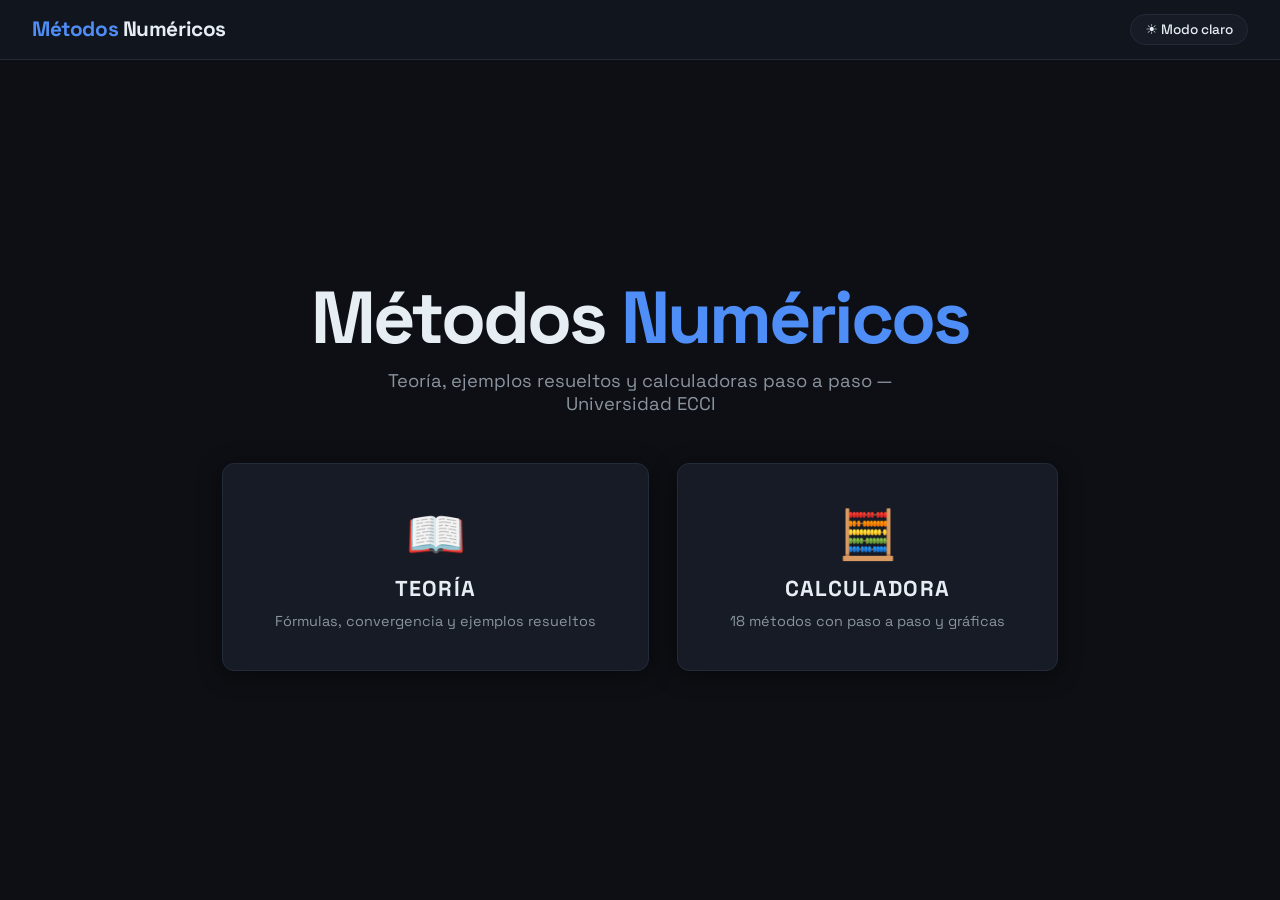
<file: index.html>
<!DOCTYPE html>
<html lang="es">
<head>
    <meta charset="UTF-8">
    <meta name="viewport" content="width=device-width, initial-scale=1.0">
    <title>Métodos Numéricos</title>
    <link rel="preconnect" href="https://fonts.googleapis.com">
    <link rel="preconnect" href="https://fonts.gstatic.com" crossorigin>
    <link href="https://fonts.googleapis.com/css2?family=Space+Grotesk:wght@400;500;600;700&family=JetBrains+Mono:wght@400;500;600&display=swap" rel="stylesheet">
    <link rel="stylesheet" href="style.css">
</head>
<body>
    <header class="app-header">
        <div class="logo">Métodos <span>Numéricos</span></div>
        <button class="theme-toggle" id="themeToggle">🌙 Modo oscuro</button>
    </header>

    <main class="home">
        <h1>Métodos <span>Numéricos</span></h1>
        <p>Teoría, ejemplos resueltos y calculadoras paso a paso — Universidad ECCI</p>
        <div class="home-choices">
            <a href="teoria.html" class="choice-card">
                <span class="icon">📖</span>
                <span class="label">Teoría</span>
                <span class="desc">Fórmulas, convergencia y ejemplos resueltos</span>
            </a>
            <a href="calculadora.html" class="choice-card">
                <span class="icon">🧮</span>
                <span class="label">Calculadora</span>
                <span class="desc">18 métodos con paso a paso y gráficas</span>
            </a>
        </div>
    </main>

    <script src="theme.js"></script>
</body>
</html>
</file>
<file: style.css>
/* ============================================================
   style.css — Métodos Numéricos (GitHub dark theme)
   Dark por defecto; tema claro opcional vía [data-theme="light"]
   ============================================================ */
:root {
    --bg: #0d0f14;
    --surface: #131720;
    --card-bg: #161b26;
    --border: #232a38;
    --text: #e6edf3;
    --text-muted: #8b949e;
    --accent: #4f8ef7;
    --accent-soft: rgba(79, 142, 247, 0.14);
    --green: #3fb950;
    --green-soft: rgba(63, 185, 80, 0.14);
    --red: #f85149;
    --yellow: #d29922;
    --shadow: 0 4px 24px rgba(0, 0, 0, 0.45);
    --radius: 12px;
    --radius-sm: 8px;
    --transition: 0.25s ease;
    --sans: 'Space Grotesk', system-ui, sans-serif;
    --mono: 'JetBrains Mono', ui-monospace, 'Cascadia Code', monospace;
}
[data-theme="light"] {
    --bg: #f6f8fa;
    --surface: #ffffff;
    --card-bg: #ffffff;
    --border: #d0d7de;
    --text: #1f2328;
    --text-muted: #57606a;
    --accent: #0969da;
    --accent-soft: rgba(9, 105, 218, 0.12);
    --green: #1a7f37;
    --green-soft: rgba(26, 127, 55, 0.12);
    --red: #cf222e;
    --yellow: #9a6700;
    --shadow: 0 4px 24px rgba(0, 0, 0, 0.07);
}

* { box-sizing: border-box; margin: 0; padding: 0; }
html { font-size: 16px; scroll-behavior: smooth; }
body {
    font-family: var(--sans);
    background: var(--bg);
    color: var(--text);
    min-height: 100vh;
    transition: background var(--transition), color var(--transition);
}
code, pre, input, textarea, table, .metric .value, .func-preview {
    font-family: var(--mono);
}

/* ===== HEADER ===== */
.app-header {
    display: flex;
    justify-content: space-between;
    align-items: center;
    padding: 0.9rem 2rem;
    background: color-mix(in srgb, var(--surface) 85%, transparent);
    border-bottom: 1px solid var(--border);
    position: sticky;
    top: 0;
    z-index: 100;
    backdrop-filter: blur(10px);
}
.app-header .logo {
    font-size: 1.3rem;
    font-weight: 700;
    letter-spacing: -0.02em;
    color: var(--accent);
}
.app-header .logo span { color: var(--text); }
.theme-toggle {
    background: var(--card-bg);
    border: 1px solid var(--border);
    border-radius: 2rem;
    padding: 0.35rem 0.9rem;
    font-family: var(--sans);
    font-size: 0.85rem;
    font-weight: 500;
    color: var(--text);
    cursor: pointer;
    transition: border-color var(--transition), background var(--transition);
}
.theme-toggle:hover { border-color: var(--accent); background: var(--accent-soft); }

/* ===== HOME / LANDING ===== */
.home {
    display: flex;
    flex-direction: column;
    justify-content: center;
    align-items: center;
    padding: 2rem;
    text-align: center;
    min-height: calc(100vh - 70px);
}
.home h1 {
    font-size: clamp(2.6rem, 9vw, 4.6rem);
    font-weight: 700;
    letter-spacing: -0.04em;
    line-height: 1.05;
}
.home h1 span { color: var(--accent); }
.home > p {
    font-size: 1.15rem;
    color: var(--text-muted);
    margin: 0.8rem 0 3rem;
    max-width: 34rem;
}
.home-choices {
    display: flex;
    gap: 1.75rem;
    flex-wrap: wrap;
    justify-content: center;
}
.choice-card {
    background: var(--card-bg);
    border: 1px solid var(--border);
    border-radius: var(--radius);
    padding: 2.5rem 3.25rem;
    min-width: 240px;
    box-shadow: var(--shadow);
    cursor: pointer;
    transition: transform 0.25s ease, border-color 0.25s ease, box-shadow 0.3s ease;
    color: var(--text);
    text-decoration: none;
    display: flex;
    flex-direction: column;
    align-items: center;
    gap: 0.6rem;
    position: relative;
    overflow: hidden;
}
.choice-card::before {
    content: '';
    position: absolute;
    inset: 0 0 auto 0;
    height: 3px;
    background: linear-gradient(90deg, var(--accent), #7c5cff);
    opacity: 0;
    transition: opacity 0.25s;
}
.choice-card:hover {
    transform: translateY(-6px);
    border-color: var(--accent);
    box-shadow: 0 14px 44px rgba(79, 142, 247, 0.18);
}
.choice-card:hover::before { opacity: 1; }
.choice-card .icon { font-size: 3rem; }
.choice-card .label {
    font-size: 1.35rem;
    font-weight: 700;
    letter-spacing: 0.06em;
    text-transform: uppercase;
}
.choice-card .desc { font-size: 0.9rem; color: var(--text-muted); }

/* ===== LAYOUT CONTENIDO ===== */
.content {
    padding: 2rem 2rem 4rem;
    max-width: 1200px;
    margin: 0 auto;
    width: 100%;
}
.content-header {
    display: flex;
    align-items: center;
    gap: 1rem;
    margin-bottom: 2rem;
    flex-wrap: wrap;
}
.btn-back {
    background: transparent;
    border: 1px solid transparent;
    font-size: 0.95rem;
    font-weight: 500;
    color: var(--text-muted);
    cursor: pointer;
    padding: 0.4rem 0.8rem;
    border-radius: var(--radius-sm);
    text-decoration: none;
    transition: background var(--transition), color var(--transition);
}
.btn-back:hover { background: var(--card-bg); color: var(--text); border-color: var(--border); }
.content-title {
    font-size: 1.7rem;
    font-weight: 700;
    letter-spacing: -0.02em;
}

/* ===== TEORÍA ===== */
.theory-grid {
    display: grid;
    grid-template-columns: repeat(auto-fill, minmax(300px, 1fr));
    gap: 1.25rem;
}
.theory-card {
    background: var(--card-bg);
    border: 1px solid var(--border);
    border-radius: var(--radius);
    padding: 1.4rem 1.6rem;
    transition: transform 0.2s ease, border-color 0.2s ease;
    display: flex;
    flex-direction: column;
}
.theory-card:hover { transform: translateY(-3px); border-color: var(--accent); }
.theory-card h3 {
    font-size: 1.05rem;
    font-weight: 600;
    display: flex;
    align-items: center;
    gap: 0.5rem;
    margin-bottom: 0.4rem;
}
.theory-card p {
    font-size: 0.9rem;
    color: var(--text-muted);
    line-height: 1.55;
    flex: 1;
}
.theory-card .card-actions {
    display: flex;
    gap: 0.6rem;
    margin-top: 1rem;
    flex-wrap: wrap;
}
.btn-theory-detail {
    background: var(--accent-soft);
    color: var(--accent);
    border: 1px solid transparent;
    padding: 0.3rem 1rem;
    border-radius: 2rem;
    font-family: var(--sans);
    font-size: 0.8rem;
    font-weight: 600;
    cursor: pointer;
    transition: background var(--transition), color var(--transition);
}
.btn-theory-detail:hover { background: var(--accent); color: #fff; }
.btn-calc-link {
    background: var(--surface);
    color: var(--text);
    border: 1px solid var(--border);
    padding: 0.3rem 1rem;
    border-radius: 2rem;
    font-size: 0.8rem;
    font-weight: 600;
    cursor: pointer;
    text-decoration: none;
    transition: border-color var(--transition);
}
.btn-calc-link:hover { border-color: var(--accent); color: var(--accent); }

.theory-detail {
    background: var(--card-bg);
    border: 1px solid var(--border);
    border-radius: var(--radius);
    padding: 2rem;
    margin-top: 1.5rem;
    box-shadow: var(--shadow);
    display: none;
    animation: fadeSlide 0.3s ease;
}
.theory-detail.open { display: block; }
.theory-detail h2 {
    font-size: 1.5rem;
    font-weight: 700;
    margin-bottom: 0.75rem;
}
.theory-detail h3 {
    font-size: 1.1rem;
    font-weight: 600;
    color: var(--accent);
    margin: 1.4rem 0 0.5rem;
}
.theory-detail p { line-height: 1.7; margin: 0.5rem 0; }
.theory-detail ul, .theory-detail ol { margin: 0.5rem 0 0.5rem 1.4rem; line-height: 1.7; }
.theory-detail .formula {
    background: var(--bg);
    padding: 0.9rem 1.4rem;
    border-radius: var(--radius-sm);
    border-left: 3px solid var(--accent);
    margin: 0.9rem 0;
    overflow-x: auto;
}
.theory-detail .example-box {
    background: var(--bg);
    border: 1px solid var(--border);
    border-radius: var(--radius-sm);
    padding: 1rem 1.4rem;
    margin: 1rem 0;
    border-left: 3px solid var(--green);
}
.theory-detail .example-box h4 {
    font-weight: 600;
    color: var(--green);
    margin-bottom: 0.4rem;
}
.theory-detail .iter-step {
    background: var(--bg);
    border: 1px solid var(--border);
    border-radius: var(--radius-sm);
    padding: 0.7rem 1.1rem;
    margin: 0.5rem 0;
    font-size: 0.92rem;
    line-height: 1.65;
}
.theory-detail .iter-step strong { color: var(--accent); }
.theory-detail table {
    width: 100%;
    border-collapse: collapse;
    margin: 0.8rem 0;
    font-size: 0.85rem;
}
.theory-detail th, .theory-detail td {
    padding: 0.4rem 0.6rem;
    border: 1px solid var(--border);
    text-align: left;
}
.theory-detail th { background: var(--surface); font-weight: 600; }
.detail-actions {
    display: flex;
    gap: 0.9rem;
    flex-wrap: wrap;
    margin-top: 1.5rem;
}
.btn-close-detail, .btn-to-calc-detail {
    padding: 0.45rem 1.3rem;
    border: 1px solid var(--border);
    border-radius: 2rem;
    font-family: var(--sans);
    font-weight: 600;
    font-size: 0.9rem;
    cursor: pointer;
    transition: all var(--transition);
}
.btn-close-detail { background: var(--surface); color: var(--text); }
.btn-close-detail:hover { border-color: var(--text-muted); }
.btn-to-calc-detail {
    background: var(--accent);
    color: #fff;
    border-color: transparent;
    text-decoration: none;
}
.btn-to-calc-detail:hover { filter: brightness(1.15); }

/* ===== CALCULADORA ===== */
.calc-selector {
    display: grid;
    grid-template-columns: repeat(auto-fill, minmax(170px, 1fr));
    gap: 0.8rem;
    margin-bottom: 2rem;
}
.calc-selector-item {
    background: var(--card-bg);
    border: 1px solid var(--border);
    border-radius: var(--radius-sm);
    padding: 0.9rem 0.8rem;
    cursor: pointer;
    transition: transform 0.18s ease, border-color 0.18s ease, background 0.18s ease;
    text-align: center;
}
.calc-selector-item:hover { transform: translateY(-3px); border-color: var(--accent); }
.calc-selector-item.active {
    border-color: var(--accent);
    background: var(--accent-soft);
}
.calc-selector-item .icon { font-size: 1.7rem; }
.calc-selector-item .name {
    font-weight: 600;
    font-size: 0.82rem;
    margin-top: 0.3rem;
    line-height: 1.3;
}
.calc-container {
    background: var(--card-bg);
    border: 1px solid var(--border);
    border-radius: var(--radius);
    padding: 2rem;
    box-shadow: var(--shadow);
}
.calc-container h2 {
    font-size: 1.45rem;
    font-weight: 700;
    margin-bottom: 0.5rem;
    display: flex;
    align-items: center;
    gap: 0.5rem;
}
/* Panel lateral de ayuda (teoría del método) */
.help-box {
    position: fixed;
    top: 0;
    right: 0;
    height: 100vh;
    width: min(560px, 92vw);
    background: var(--surface);
    border-left: 1px solid var(--accent);
    box-shadow: -12px 0 40px rgba(0, 0, 0, 0.5);
    padding: 1.5rem 1.75rem 3rem;
    overflow-y: auto;
    z-index: 300;
    font-size: 0.92rem;
    line-height: 1.65;
    transform: translateX(105%);
    transition: transform 0.3s ease;
    visibility: hidden;
}
.help-box.visible { transform: translateX(0); visibility: visible; }
.help-box strong { color: var(--accent); }
.help-box h2 { font-size: 1.3rem; margin-bottom: 0.6rem; }
.help-box h3 { font-size: 1rem; color: var(--accent); margin: 1.2rem 0 0.4rem; }
.help-box ul, .help-box ol { margin: 0.4rem 0 0.4rem 1.3rem; }
.help-box .formula {
    background: var(--bg);
    padding: 0.7rem 1rem;
    border-radius: var(--radius-sm);
    border-left: 3px solid var(--accent);
    margin: 0.7rem 0;
    overflow-x: auto;
}
.help-box .example-box {
    background: var(--bg);
    border: 1px solid var(--border);
    border-left: 3px solid var(--green);
    border-radius: var(--radius-sm);
    padding: 0.8rem 1rem;
    margin: 0.8rem 0;
}
.help-box .example-box h4 { color: var(--green); margin-bottom: 0.3rem; }
.help-box .iter-step {
    background: var(--bg);
    border: 1px solid var(--border);
    border-radius: var(--radius-sm);
    padding: 0.6rem 0.9rem;
    margin: 0.45rem 0;
}
.help-box .iter-step strong { color: var(--accent); }
.help-box table {
    width: 100%;
    border-collapse: collapse;
    margin: 0.7rem 0;
    font-size: 0.78rem;
    white-space: nowrap;
    display: block;
    overflow-x: auto;
}
.help-box th, .help-box td { padding: 0.3rem 0.5rem; border: 1px solid var(--border); }
.help-box th { background: var(--card-bg); }
.help-close {
    position: sticky;
    top: 0;
    float: right;
    background: var(--card-bg);
    border: 1px solid var(--border);
    border-radius: 2rem;
    color: var(--text);
    font-family: var(--sans);
    font-weight: 600;
    font-size: 0.85rem;
    padding: 0.3rem 1rem;
    cursor: pointer;
    z-index: 2;
}
.help-close:hover { border-color: var(--accent); color: var(--accent); }
.help-backdrop {
    position: fixed;
    inset: 0;
    background: rgba(0, 0, 0, 0.45);
    z-index: 290;
    opacity: 0;
    visibility: hidden;
    transition: opacity 0.3s ease;
}
.help-backdrop.visible { opacity: 1; visibility: visible; }
.field-group { margin-bottom: 1rem; }
.field-group label {
    display: block;
    font-size: 0.75rem;
    font-weight: 600;
    text-transform: uppercase;
    letter-spacing: 0.05em;
    color: var(--text-muted);
    margin-bottom: 0.3rem;
    font-family: var(--sans);
}
.field-group input, .field-group textarea {
    width: 100%;
    padding: 0.6rem 0.85rem;
    border: 1px solid var(--border);
    border-radius: var(--radius-sm);
    font-size: 0.92rem;
    background: var(--bg);
    color: var(--text);
    transition: border-color 0.2s, box-shadow 0.2s;
}
.field-group input:focus, .field-group textarea:focus {
    outline: none;
    border-color: var(--accent);
    box-shadow: 0 0 0 3px var(--accent-soft);
}
.field-group textarea { resize: vertical; min-height: 64px; }
.calc-actions {
    display: flex;
    gap: 0.7rem;
    flex-wrap: wrap;
    margin: 1.1rem 0;
}
.btn-primary, .btn-secondary, .btn-help, .btn-steps {
    border: none;
    padding: 0.6rem 1.5rem;
    border-radius: var(--radius-sm);
    font-family: var(--sans);
    font-weight: 600;
    font-size: 0.9rem;
    cursor: pointer;
    transition: filter var(--transition), background var(--transition), color var(--transition);
}
.btn-primary { background: var(--accent); color: #fff; }
.btn-primary:hover { filter: brightness(1.15); }
.btn-help {
    background: var(--accent-soft);
    color: var(--accent);
    border: 1px solid var(--accent);
}
.btn-help:hover { background: var(--accent); color: #fff; }
.btn-steps {
    background: var(--green-soft);
    color: var(--green);
    border: 1px solid var(--green);
}
.btn-steps:hover { background: var(--green); color: #fff; }
.btn-secondary {
    background: var(--surface);
    color: var(--text);
    border: 1px solid var(--border);
}
.btn-secondary:hover { border-color: var(--text-muted); }

/* ===== RESULTADOS ===== */
.result-box {
    margin-top: 1.5rem;
    padding: 1rem 1.4rem;
    background: var(--bg);
    border: 1px solid var(--border);
    border-radius: var(--radius-sm);
    border-left: 3px solid var(--accent);
    font-size: 0.92rem;
    overflow-x: auto;
    display: none;
}
.result-box.visible { display: block; animation: fadeSlide 0.25s ease; }
.result-box .step {
    margin: 0.7rem 0;
    padding: 0.6rem 1rem;
    background: var(--card-bg);
    border: 1px solid var(--border);
    border-radius: var(--radius-sm);
    border-left: 3px solid var(--green);
    line-height: 1.65;
}
.result-box .step strong { color: var(--green); }
.result-box table {
    width: 100%;
    border-collapse: collapse;
    margin: 0.8rem 0;
    font-size: 0.82rem;
    white-space: nowrap;
}
.result-box th, .result-box td {
    padding: 0.35rem 0.6rem;
    border: 1px solid var(--border);
    text-align: right;
}
.result-box th {
    background: var(--surface);
    font-weight: 600;
    text-align: center;
    font-family: var(--sans);
}
.result-box td:first-child, .result-box th:first-child { text-align: center; }
.result-box .metric-row {
    display: flex;
    flex-wrap: wrap;
    gap: 0.6rem;
    margin: 0.5rem 0 1rem;
}
.result-box .metric {
    background: var(--card-bg);
    padding: 0.35rem 1rem;
    border-radius: 2rem;
    border: 1px solid var(--border);
    font-size: 0.85rem;
}
.result-box .metric .label {
    color: var(--text-muted);
    margin-right: 0.4rem;
    font-family: var(--sans);
}
.result-box .metric .value { font-weight: 600; color: var(--accent); }
.badge-green {
    background: var(--green-soft);
    color: var(--green);
    padding: 0.15rem 0.6rem;
    border-radius: 20px;
    font-size: 0.75rem;
    font-weight: 600;
}
.badge-red {
    background: rgba(248, 81, 73, 0.15);
    color: var(--red);
    padding: 0.15rem 0.6rem;
    border-radius: 20px;
    font-size: 0.75rem;
    font-weight: 600;
}

/* ===== TOOLBAR Y PRESETS ===== */
.toolbar-container {
    display: flex;
    flex-wrap: wrap;
    gap: 4px;
    margin: 6px 0;
}
.sym-group, .preset-group {
    display: flex;
    flex-wrap: wrap;
    gap: 4px;
    margin-right: 8px;
}
.sym-btn {
    font-size: 11px;
    padding: 2px 8px;
    border-radius: 4px;
    border: 1px solid var(--border);
    background: var(--bg);
    color: var(--text-muted);
    cursor: pointer;
    font-family: var(--mono);
    transition: all 0.15s;
}
.sym-btn:hover {
    background: var(--accent-soft);
    color: var(--accent);
    border-color: var(--accent);
}
.preset-btn {
    font-size: 11px;
    padding: 2px 10px;
    border-radius: 4px;
    border: 1px solid var(--border);
    background: var(--surface);
    color: var(--text-muted);
    cursor: pointer;
    transition: all 0.15s;
}
.preset-btn:hover {
    background: var(--accent-soft);
    color: var(--text);
}
.func-preview {
    font-size: 12px;
    color: var(--text-muted);
    min-height: 20px;
    margin-top: 4px;
}

/* ===== CHART CARDS ===== */
.chart-card {
    background: var(--surface);
    border: 1px solid var(--border);
    border-radius: var(--radius-sm);
    padding: 10px;
    margin-bottom: 10px;
}
.chart-title {
    font-size: 12px;
    font-weight: 600;
    color: var(--text-muted);
    text-align: center;
    margin-bottom: 6px;
    font-family: var(--sans);
}
.chart-card canvas {
    width: 100% !important;
    height: 180px !important;
}

/* ===== CDN FALLBACK BANNER ===== */
.cdn-warning {
    background: rgba(210, 153, 34, 0.12);
    border: 1px solid var(--yellow);
    color: var(--yellow);
    padding: 0.7rem 1.2rem;
    border-radius: var(--radius-sm);
    margin: 0.8rem 0;
    font-size: 0.88rem;
}

/* ===== ANIMACIONES Y RESPONSIVE ===== */
@keyframes fadeSlide {
    from { opacity: 0; transform: translateY(10px); }
    to { opacity: 1; transform: translateY(0); }
}
@media (max-width: 768px) {
    .home-choices { flex-direction: column; gap: 1rem; width: 100%; max-width: 320px; }
    .choice-card { padding: 1.6rem 2rem; min-width: 0; }
    .content { padding: 1rem 1rem 3rem; }
    .theory-grid { grid-template-columns: 1fr; }
    .calc-selector { grid-template-columns: repeat(2, 1fr); }
    .calc-container { padding: 1.25rem; }
    .app-header { padding: 0.7rem 1rem; }
    #chartContainer { grid-template-columns: 1fr !important; }
}
@media (max-width: 480px) {
    .home h1 { font-size: 2.4rem; }
    .calc-selector { grid-template-columns: 1fr; }
}
</file>
